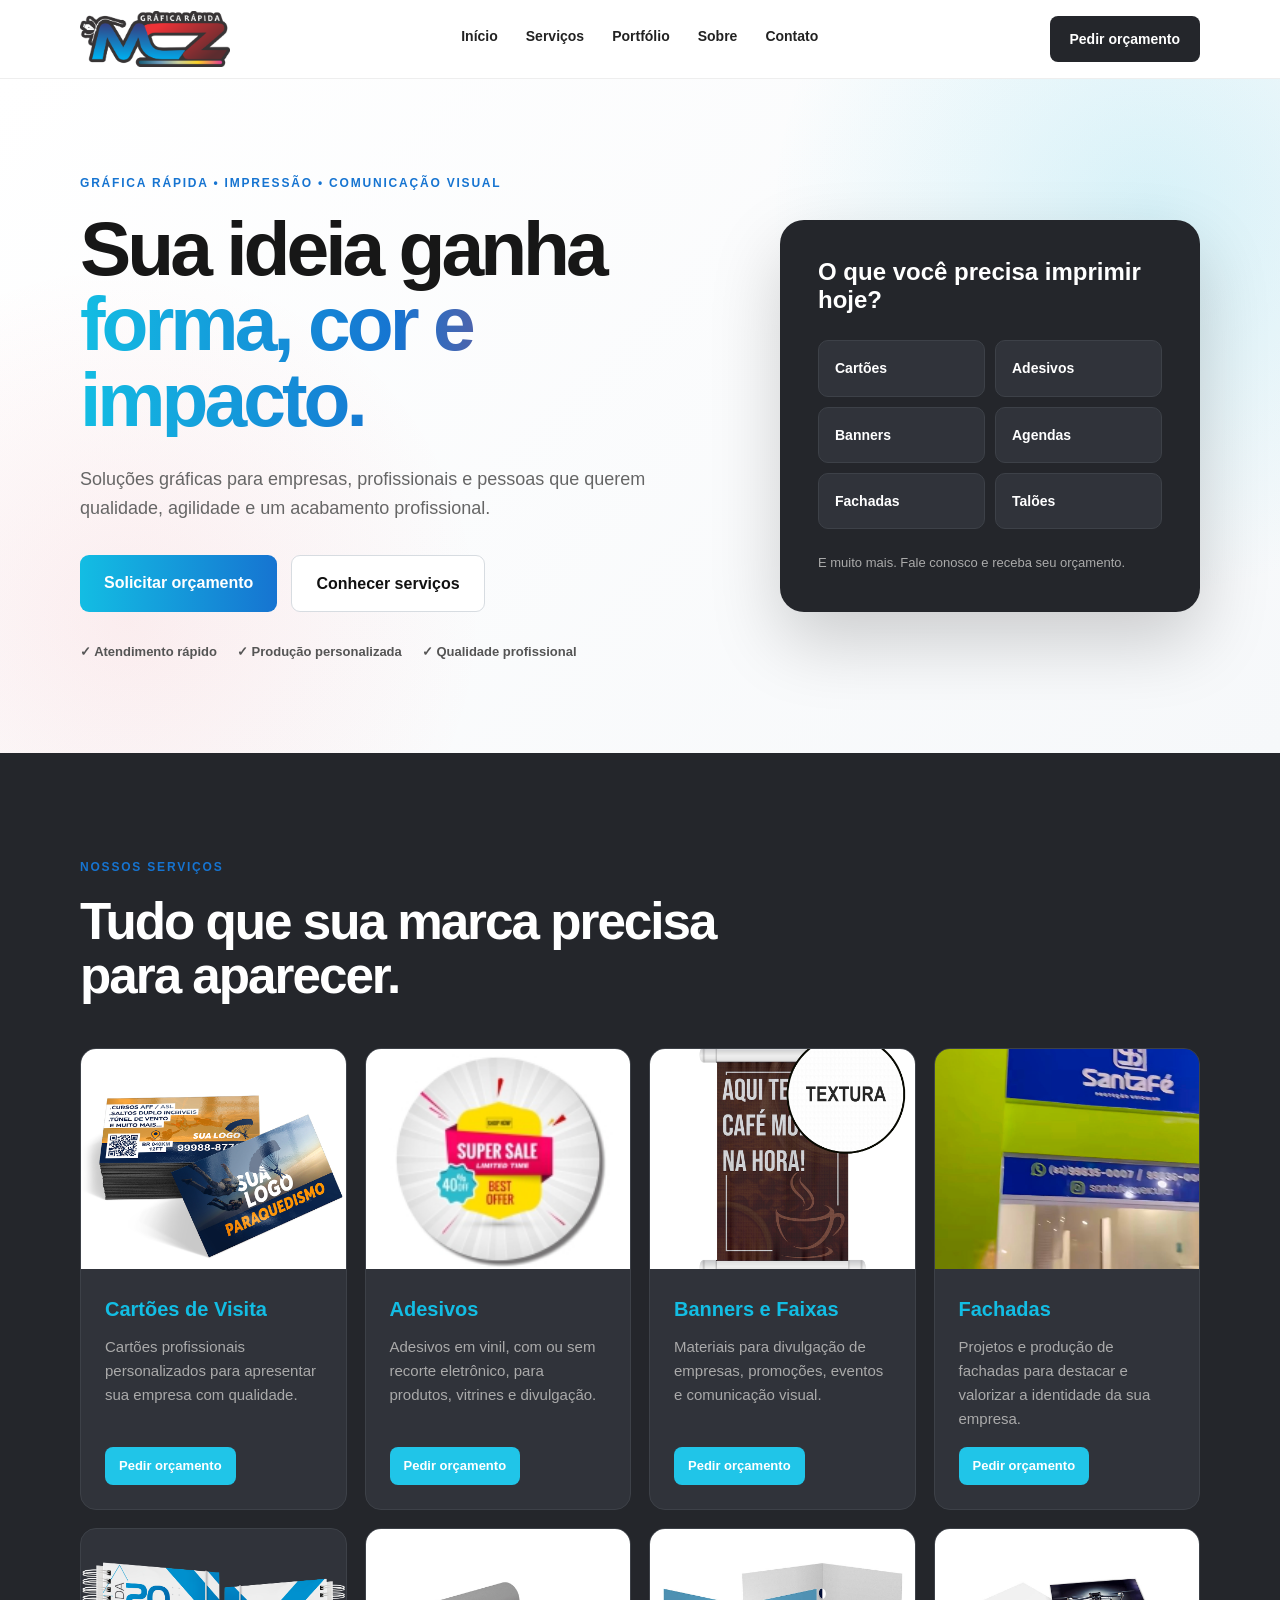
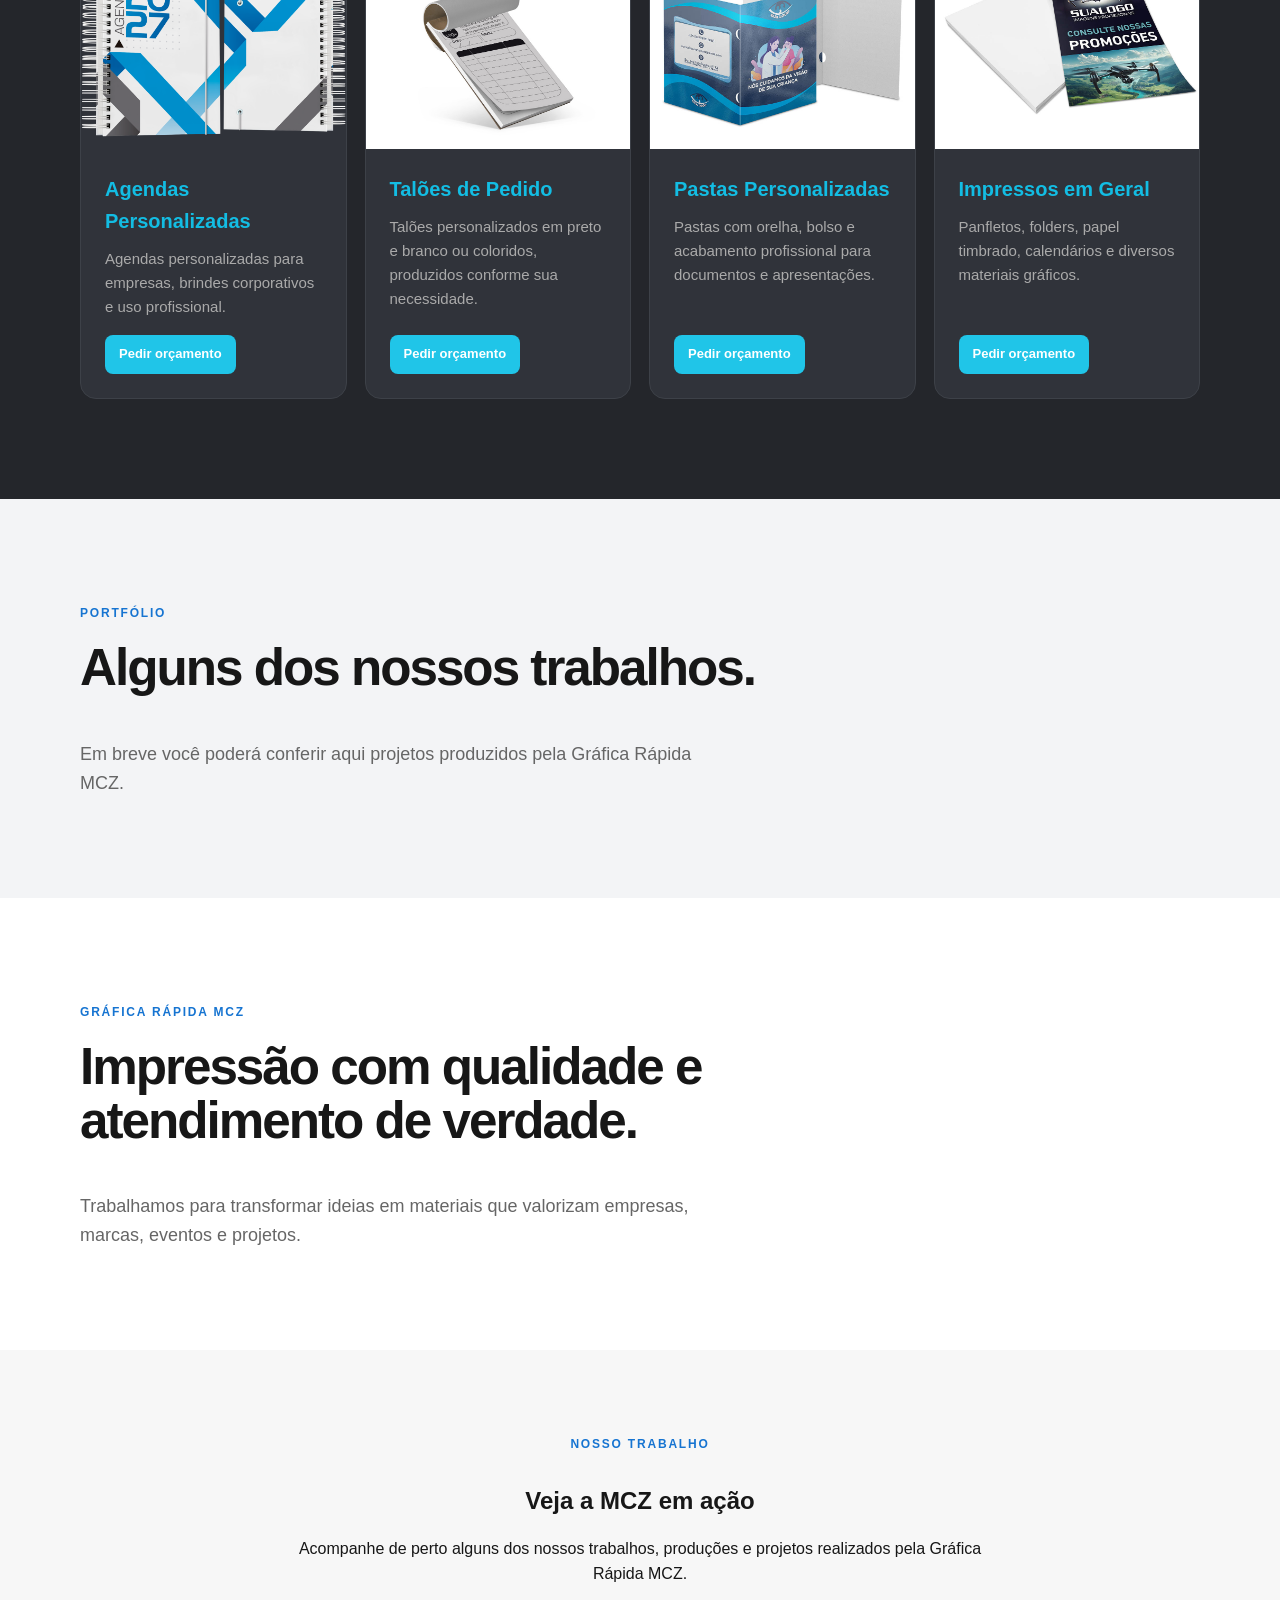
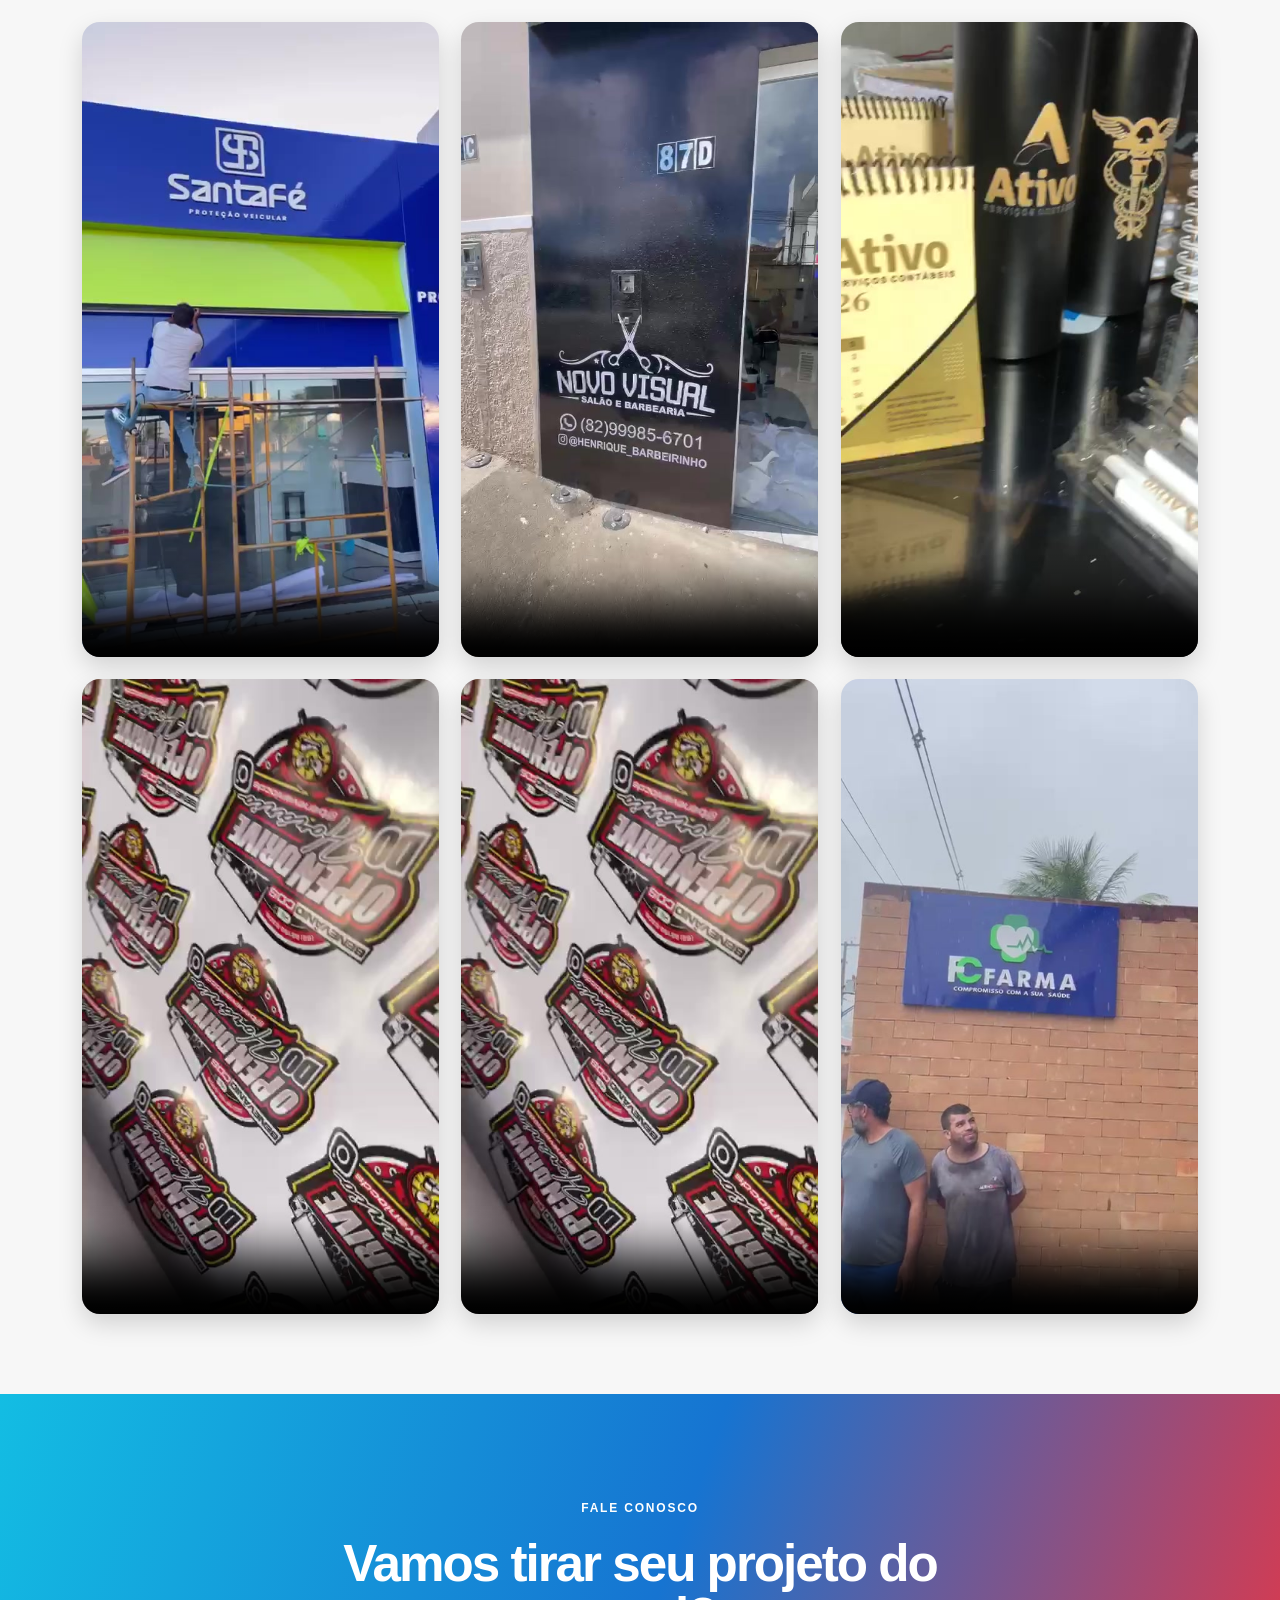
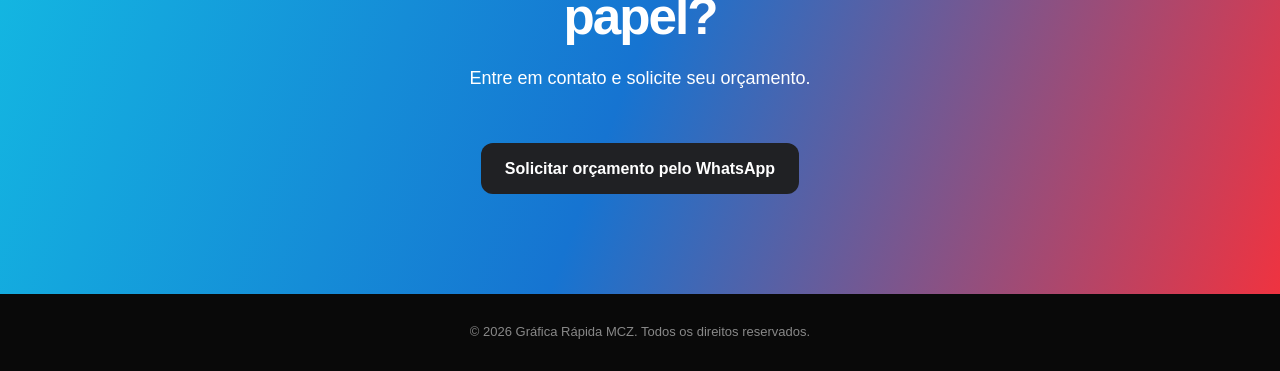
<file: index.html>
<!DOCTYPE html>
<html lang="pt-BR">

<head>
<!-- Google tag (gtag.js) -->
<script async src="https://www.googletagmanager.com/gtag/js?id=AW-473879413"></script>
<script>
  window.dataLayer = window.dataLayer || [];
  function gtag(){dataLayer.push(arguments);}
  gtag('js', new Date());
  gtag('config', 'AW-473879413');
</script>

    <meta charset="UTF-8">
    <meta name="viewport" content="width=device-width, initial-scale=1.0">

    <title>Gráfica Rápida MCZ | Impressão e Comunicação Visual</title>

    <meta name="description"
        content="Gráfica Rápida MCZ. Impressos personalizados, cartões, adesivos, banners, fachadas, agendas e comunicação visual.">

    <link rel="stylesheet" href="style.css">

<!-- Google Ads - Conversão Solicitar Cotação -->
<script>
function gtag_report_conversion() {
  if (typeof gtag === 'function') {
    gtag('event', 'conversion', {
      'send_to': 'AW-473879413/bWPPCLScr-scEPWm--EB'
    });
  }
}
</script>

</head>

<body>

    <header class="header">
        <div class="container nav">

            <div class="logo">
    <img src="mcz site.png" alt="Gráfica Rápida MCZ">
</div>

            <button class="menu-toggle" aria-label="Abrir menu" aria-expanded="false">☰</button>

            <nav>
                <a href="#inicio">Início</a>
                <a href="#servicos">Serviços</a>
                <a href="#portfolio">Portfólio</a>
                <a href="#sobre">Sobre</a>
                <a href="#contato">Contato</a>
            </nav>

            <a href="#contato" class="btn-header">
                Pedir orçamento
            </a>

        </div>
    </header>


    <main>

        <section class="hero" id="inicio">

            <div class="container hero-content">

                <div class="hero-text">

                    <span class="tag">
                        GRÁFICA RÁPIDA • IMPRESSÃO • COMUNICAÇÃO VISUAL
                    </span>

                    <h1>
                        Sua ideia ganha
                        <span>forma, cor e impacto.</span>
                    </h1>

                    <p>
                        Soluções gráficas para empresas, profissionais e pessoas
                        que querem qualidade, agilidade e um acabamento profissional.
                    </p>

                    <div class="hero-buttons">

                        <a href="#contato" class="btn-primary">
                            Solicitar orçamento
                        </a>

                        <a href="#servicos" class="btn-secondary">
                            Conhecer serviços
                        </a>

                    </div>

                    <div class="hero-benefits">
                        <span>✓ Atendimento rápido</span>
                        <span>✓ Produção personalizada</span>
                        <span>✓ Qualidade profissional</span>
                    </div>

                </div>

                <div class="hero-card">

                    <div class="hero-card-title">
                        O que você precisa imprimir hoje?
                    </div>

                    <div class="product-grid">
                        <a onclick="gtag_report_conversion();" href="https://wa.me/5582988374854?text=Ola%21%20Vim%20pelo%20site%20e%20gostaria%20de%20um%20orcamento%20para%20Cartoes." target="_blank">Cartões</a>
                        <a onclick="gtag_report_conversion();" href="https://wa.me/5582988374854?text=Ola%21%20Vim%20pelo%20site%20e%20gostaria%20de%20um%20orcamento%20para%20Adesivos." target="_blank">Adesivos</a>
                        <a onclick="gtag_report_conversion();" href="https://wa.me/5582988374854?text=Ola%21%20Vim%20pelo%20site%20e%20gostaria%20de%20um%20orcamento%20para%20Banners." target="_blank">Banners</a>
                        <a onclick="gtag_report_conversion();" href="https://wa.me/5582988374854?text=Ola%21%20Vim%20pelo%20site%20e%20gostaria%20de%20um%20orcamento%20para%20Agendas." target="_blank">Agendas</a>
                        <a onclick="gtag_report_conversion();" href="https://wa.me/5582988374854?text=Ola%21%20Vim%20pelo%20site%20e%20gostaria%20de%20um%20orcamento%20para%20Fachadas." target="_blank">Fachadas</a>
                        <a onclick="gtag_report_conversion();" href="https://wa.me/5582988374854?text=Ola%21%20Vim%20pelo%20site%20e%20gostaria%20de%20um%20orcamento%20para%20Taloes." target="_blank">Talões</a>
                    </div>

                    <p>
                        E muito mais. Fale conosco e receba seu orçamento.
                    </p>

                </div>

            </div>

        </section>


        <section class="services" id="servicos">

            <div class="container">

                <span class="section-label">NOSSOS SERVIÇOS</span>

                <h2>
                    Tudo que sua marca precisa para aparecer.
                </h2>

                <div class="services-grid">

<article class="service-card" id="cartoes">
    <img src="cartao.jpg" alt="Cartões de visita personalizados" loading="lazy">

    <div class="service-card-content">
        <h3>Cartões de Visita</h3>
        <p>Cartões profissionais personalizados para apresentar sua empresa com qualidade.</p>
        <a onclick="gtag_report_conversion();" href="https://wa.me/5582988374854?text=Ola%21%20Vim%20pelo%20site%20e%20gostaria%20de%20um%20orcamento%20para%20Cartoes%20de%20Visita." class="service-btn" target="_blank">Pedir orçamento</a>
    </div>
</article>

    <article class="service-card" id="adesivos">
        <img src="assets/servicos/adesivo.jpg" alt="Adesivos" loading="lazy">
        <div class="service-card-content">
        <h3>Adesivos</h3>
        <p>Adesivos em vinil, com ou sem recorte eletrônico, para produtos, vitrines e divulgação.</p>
        <a onclick="gtag_report_conversion();" href="https://wa.me/5582988374854?text=Ola%21%20Vim%20pelo%20site%20e%20gostaria%20de%20um%20orcamento%20para%20Adesivos." class="service-btn" target="_blank">Pedir orçamento</a>
        </div>
    </article>

    <article class="service-card" id="banners">
        <img src="assets/servicos/banner.jpg" alt="Banners e Faixas" loading="lazy">
        <div class="service-card-content">
        <h3>Banners e Faixas</h3>
        <p>Materiais para divulgação de empresas, promoções, eventos e comunicação visual.</p>
        <a onclick="gtag_report_conversion();" href="https://wa.me/5582988374854?text=Ola%21%20Vim%20pelo%20site%20e%20gostaria%20de%20um%20orcamento%20para%20Banners%20e%20Faixas." class="service-btn" target="_blank">Pedir orçamento</a>
        </div>
    </article>

    <article class="service-card" id="fachadas">
        <img src="assets/servicos/fachada1.jpeg" alt="Fachadas" loading="lazy">
        <div class="service-card-content">
        <h3>Fachadas</h3>
        <p>Projetos e produção de fachadas para destacar e valorizar a identidade da sua empresa.</p>
        <a onclick="gtag_report_conversion();" href="https://wa.me/5582988374854?text=Ola%21%20Vim%20pelo%20site%20e%20gostaria%20de%20um%20orcamento%20para%20Fachadas." class="service-btn" target="_blank">Pedir orçamento</a>
        </div>
    </article>

    <article class="service-card" id="agendas">
        <img src="assets/servicos/agenda.png" alt="Agendas Personalizadas" loading="lazy">
        <div class="service-card-content">
        <h3>Agendas Personalizadas</h3>
        <p>Agendas personalizadas para empresas, brindes corporativos e uso profissional.</p>
        <a onclick="gtag_report_conversion();" href="https://wa.me/5582988374854?text=Ola%21%20Vim%20pelo%20site%20e%20gostaria%20de%20um%20orcamento%20para%20Agendas%20Personalizadas." class="service-btn" target="_blank">Pedir orçamento</a>
        </div>
    </article>

    <article class="service-card" id="taloes">
        <img src="assets/servicos/talao.jpg" alt="Talões de Pedido" loading="lazy">
        <div class="service-card-content">
        <h3>Talões de Pedido</h3>
        <p>Talões personalizados em preto e branco ou coloridos, produzidos conforme sua necessidade.</p>
        <a onclick="gtag_report_conversion();" href="https://wa.me/5582988374854?text=Ola%21%20Vim%20pelo%20site%20e%20gostaria%20de%20um%20orcamento%20para%20Talões%20de%20Pedido." class="service-btn" target="_blank">Pedir orçamento</a>
        </div>
    </article>

    <article class="service-card">
        <img src="assets/servicos/pasta.jpg" alt="Pastas Personalizadas" loading="lazy">
        <div class="service-card-content">
        <h3>Pastas Personalizadas</h3>
        <p>Pastas com orelha, bolso e acabamento profissional para documentos e apresentações.</p>
        <a onclick="gtag_report_conversion();" href="https://wa.me/5582988374854?text=Ola%21%20Vim%20pelo%20site%20e%20gostaria%20de%20um%20orcamento%20para%20Pastas%20Personalizadas." class="service-btn" target="_blank">Pedir orçamento</a>
        </div>
    </article>

    <article class="service-card" id="panfletos">
        <img src="assets/servicos/panfleto.jpg" alt="Impressos em Geral" loading="lazy">
        <div class="service-card-content">
        <h3>Impressos em Geral</h3>
        <p>Panfletos, folders, papel timbrado, calendários e diversos materiais gráficos.</p>
        <a onclick="gtag_report_conversion();" href="https://wa.me/5582988374854?text=Ola%21%20Vim%20pelo%20site%20e%20gostaria%20de%20um%20orcamento%20para%20Impressos%20em%20Geral." class="service-btn" target="_blank">Pedir orçamento</a>
        </div>
    </article>

</div>

            </div>

        </section>


        <section class="portfolio" id="portfolio">

            <div class="container">

                <span class="section-label">PORTFÓLIO</span>

                <h2>Alguns dos nossos trabalhos.</h2>

                <p>
                    Em breve você poderá conferir aqui projetos produzidos
                    pela Gráfica Rápida MCZ.
                </p>

            </div>

        </section>


        <section class="about" id="sobre">

            <div class="container">

                <span class="section-label">GRÁFICA RÁPIDA MCZ</span>

                <h2>
                    Impressão com qualidade e atendimento de verdade.
                </h2>

                <p>
                    Trabalhamos para transformar ideias em materiais que
                    valorizam empresas, marcas, eventos e projetos.
                </p>

            </div>

        </section>



        <section class="mcz-em-acao" id="mcz-em-acao">

            <div class="container">

                <span class="section-label">NOSSO TRABALHO</span>

                <h2>Veja a MCZ em ação</h2>

                <p class="acao-intro">
                    Acompanhe de perto alguns dos nossos trabalhos, produções
                    e projetos realizados pela Gráfica Rápida MCZ.
                </p>

                <div class="videos-grid">

                    <video controls muted playsinline preload="metadata" poster="assets/posters/fachada-stf.jpg">
                        <source src="assets/videos/fachada-stf.mp4" type="video/mp4">
                    </video>

                    <video controls muted playsinline preload="metadata" poster="assets/posters/video1.jpg">
                        <source src="assets/videos/video1.mp4" type="video/mp4">
                    </video>

                    <video controls muted playsinline preload="metadata" poster="assets/posters/video2.jpg">
                        <source src="assets/videos/video2.mp4" type="video/mp4">
                    </video>

                    <video controls muted playsinline preload="metadata" poster="assets/posters/video3.jpg">
                        <source src="assets/videos/video3.mp4" type="video/mp4">
                    </video>

                    <video controls muted playsinline preload="metadata" poster="assets/posters/video4.jpg">
                        <source src="assets/videos/video4.mp4" type="video/mp4">
                    </video>

                    <video controls muted playsinline preload="metadata" poster="assets/posters/video5.jpg">
                        <source src="assets/videos/video5.mp4" type="video/mp4">
                    </video>

                </div>

            </div>

        </section>


        <section class="contact" id="contato">

            <div class="container">

                <span class="section-label">FALE CONOSCO</span>

                <h2>Vamos tirar seu projeto do papel?</h2>

                <p>
                    Entre em contato e solicite seu orçamento.
                </p>

                <a onclick="gtag_report_conversion();" href="https://wa.me/5582988374854" class="btn-whatsapp" target="_blank">
                    Solicitar orçamento pelo WhatsApp
                </a>

            </div>

        </section>

    </main>


    <footer>
        <div class="container">
            <p>© 2026 Gráfica Rápida MCZ. Todos os direitos reservados.</p>
        </div>
    </footer>


    <script src="script.js"></script>

</body>
</html>
</file>
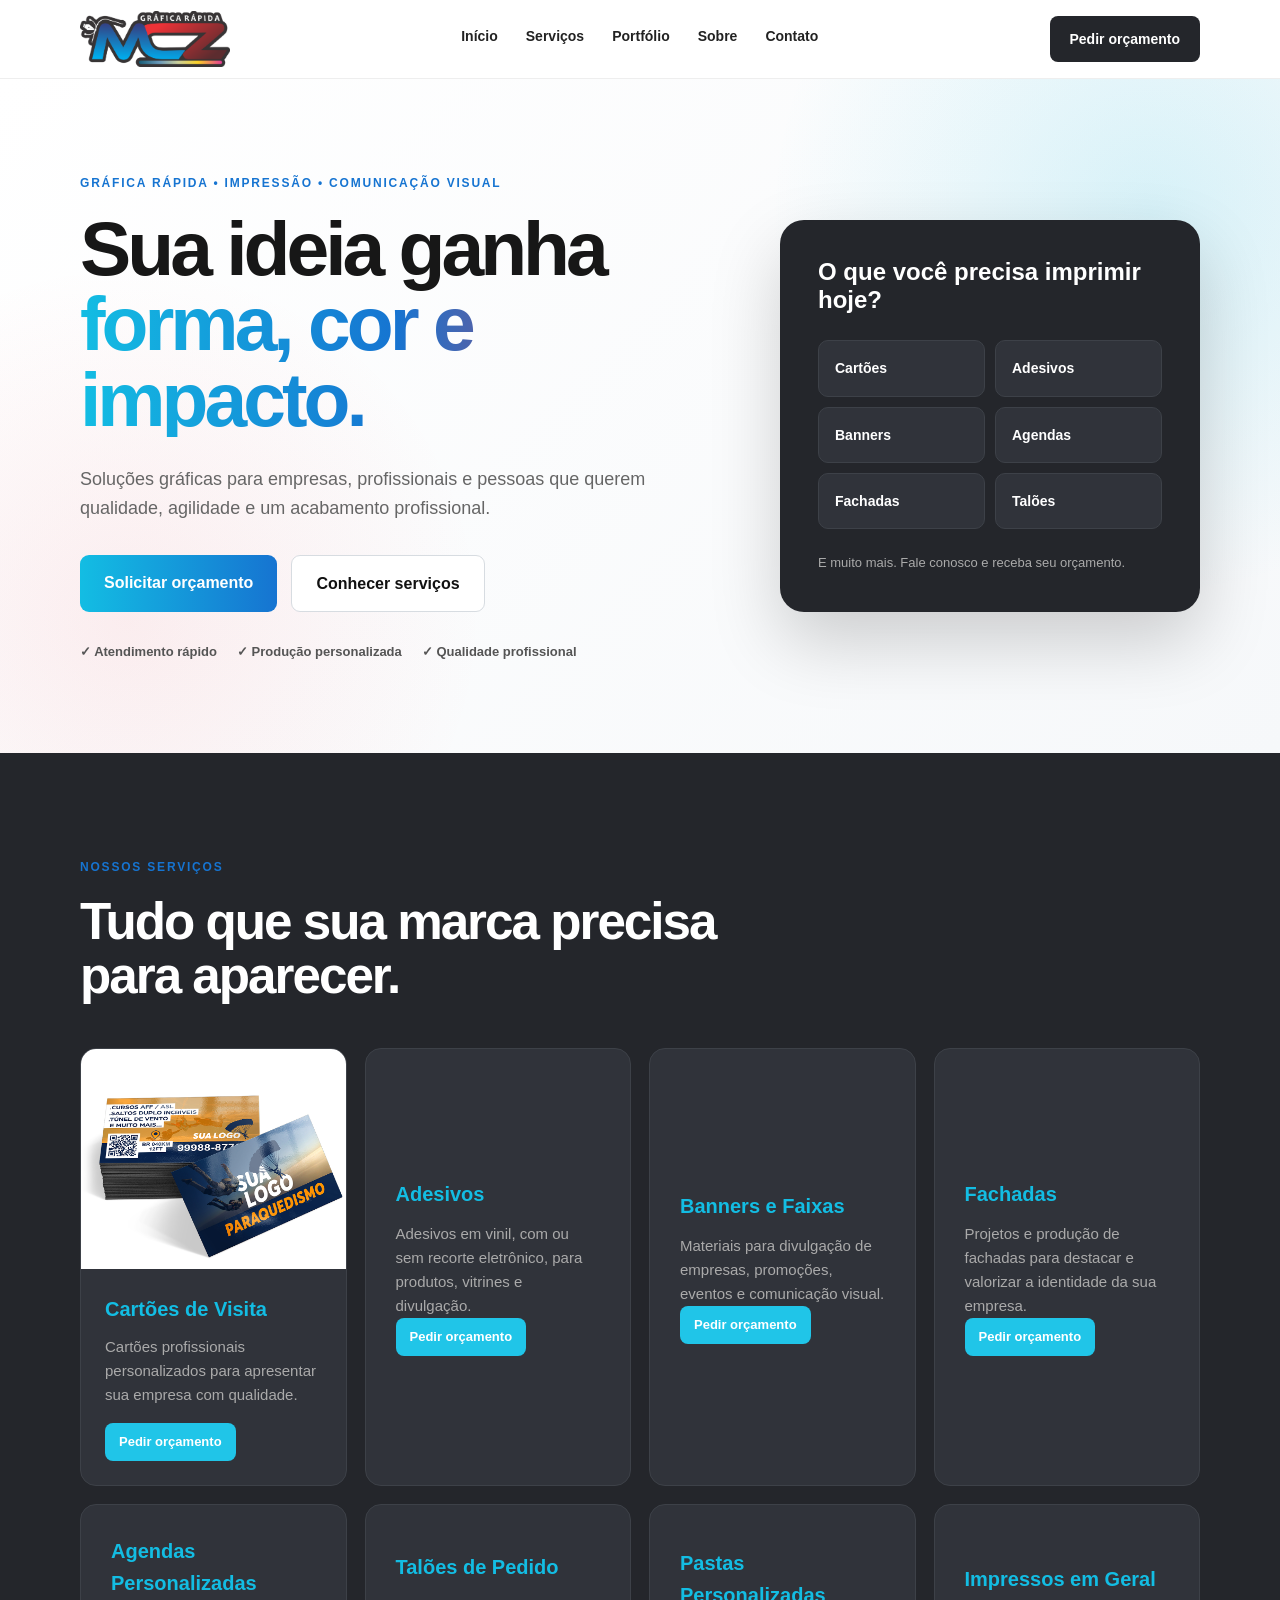
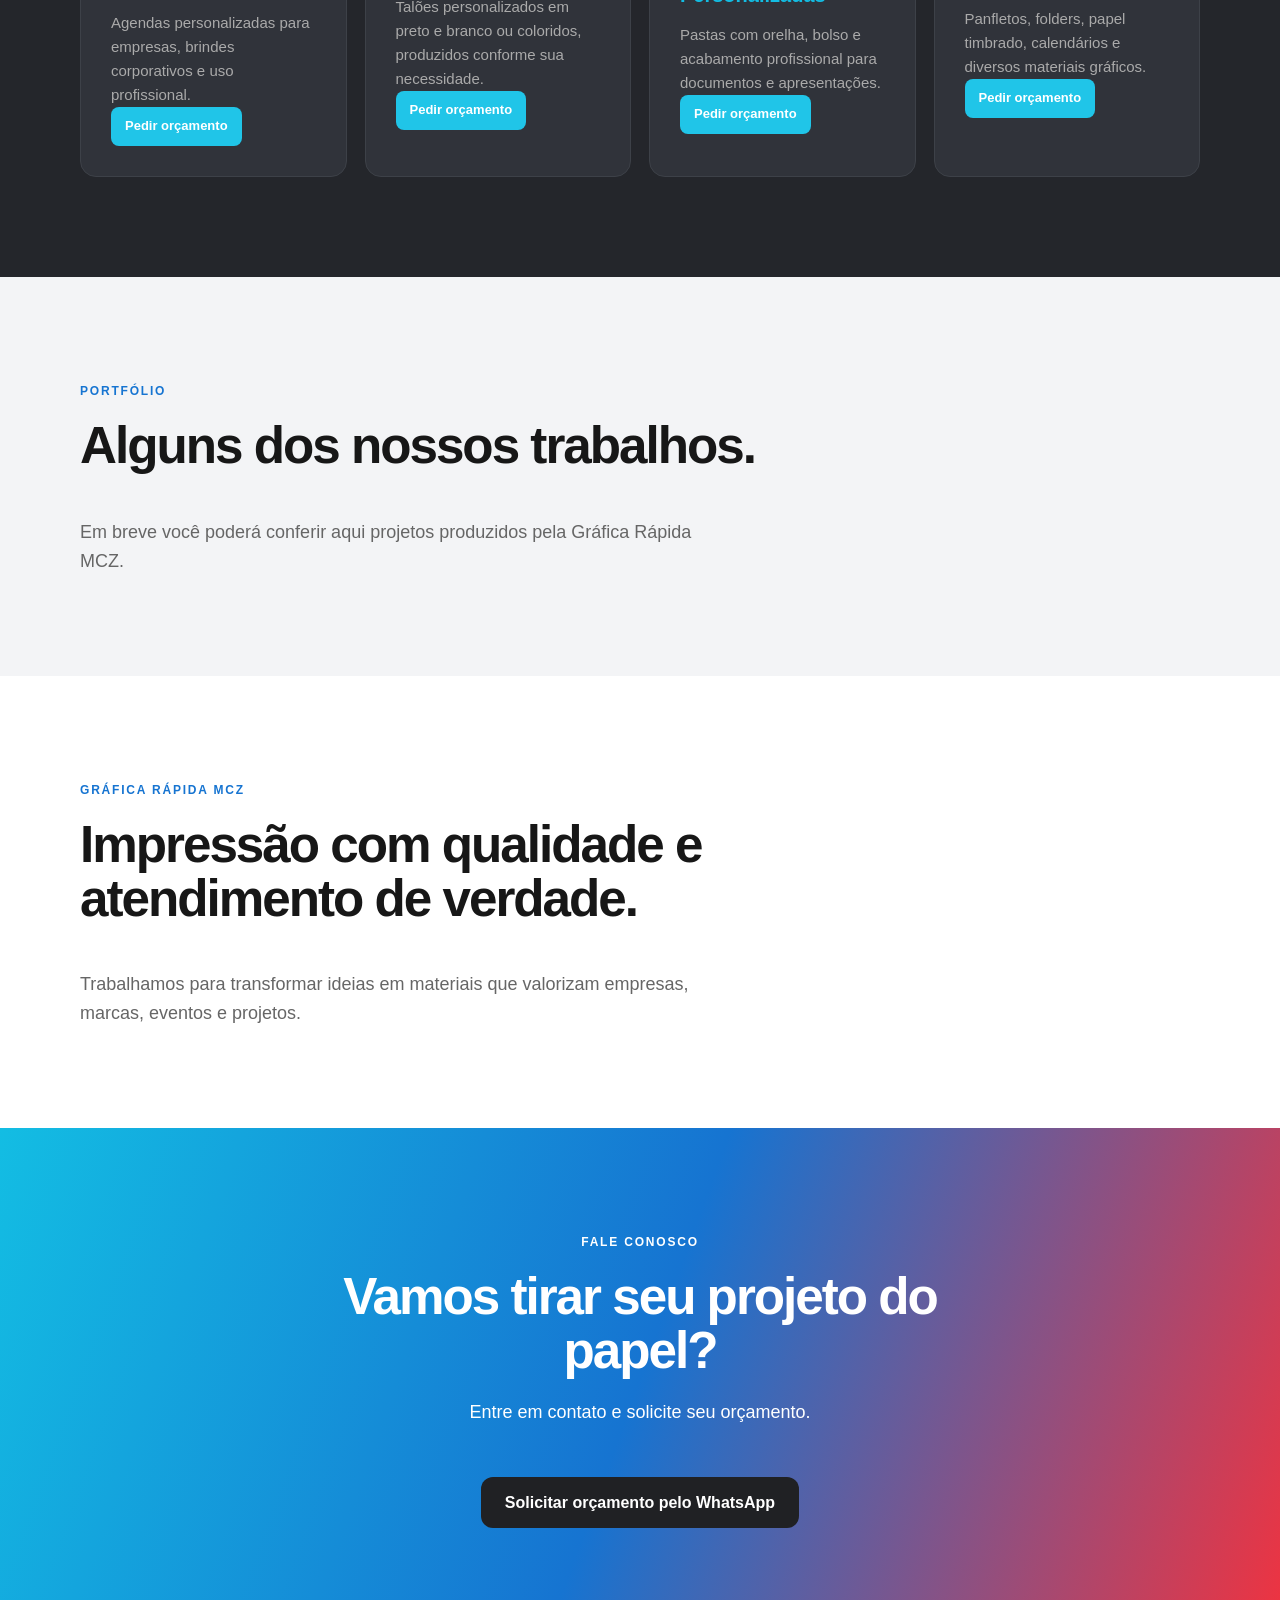
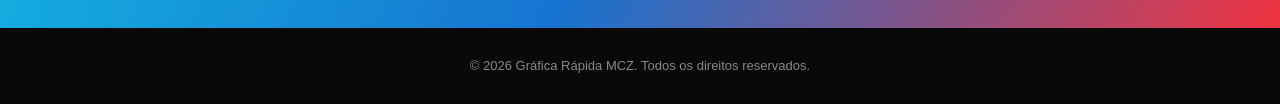
<file: index-backup.html>
<!DOCTYPE html>
<html lang="pt-BR">

<head>
    <meta charset="UTF-8">
    <meta name="viewport" content="width=device-width, initial-scale=1.0">

    <title>Gráfica Rápida MCZ | Impressão e Comunicação Visual</title>

    <meta name="description"
        content="Gráfica Rápida MCZ. Impressos personalizados, cartões, adesivos, banners, fachadas, agendas e comunicação visual.">

    <link rel="stylesheet" href="style.css">
</head>

<body>

    <header class="header">
        <div class="container nav">

            <div class="logo">
    <img src="mcz site.png" alt="Gráfica Rápida MCZ">
</div>

            <button class="menu-toggle" aria-label="Abrir menu" aria-expanded="false">☰</button>

            <nav>
                <a href="#inicio">Início</a>
                <a href="#servicos">Serviços</a>
                <a href="#portfolio">Portfólio</a>
                <a href="#sobre">Sobre</a>
                <a href="#contato">Contato</a>
            </nav>

            <a href="#contato" class="btn-header">
                Pedir orçamento
            </a>

        </div>
    </header>


    <main>

        <section class="hero" id="inicio">

            <div class="container hero-content">

                <div class="hero-text">

                    <span class="tag">
                        GRÁFICA RÁPIDA • IMPRESSÃO • COMUNICAÇÃO VISUAL
                    </span>

                    <h1>
                        Sua ideia ganha
                        <span>forma, cor e impacto.</span>
                    </h1>

                    <p>
                        Soluções gráficas para empresas, profissionais e pessoas
                        que querem qualidade, agilidade e um acabamento profissional.
                    </p>

                    <div class="hero-buttons">

                        <a href="#contato" class="btn-primary">
                            Solicitar orçamento
                        </a>

                        <a href="#servicos" class="btn-secondary">
                            Conhecer serviços
                        </a>

                    </div>

                    <div class="hero-benefits">
                        <span>✓ Atendimento rápido</span>
                        <span>✓ Produção personalizada</span>
                        <span>✓ Qualidade profissional</span>
                    </div>

                </div>

                <div class="hero-card">

                    <div class="hero-card-title">
                        O que você precisa imprimir hoje?
                    </div>

                    <div class="product-grid">
                        <a href="https://wa.me/5582988374854?text=Ola%21%20Vim%20pelo%20site%20e%20gostaria%20de%20um%20orcamento%20para%20Cartoes." target="_blank">Cartões</a>
                        <a href="https://wa.me/5582988374854?text=Ola%21%20Vim%20pelo%20site%20e%20gostaria%20de%20um%20orcamento%20para%20Adesivos." target="_blank">Adesivos</a>
                        <a href="https://wa.me/5582988374854?text=Ola%21%20Vim%20pelo%20site%20e%20gostaria%20de%20um%20orcamento%20para%20Banners." target="_blank">Banners</a>
                        <a href="https://wa.me/5582988374854?text=Ola%21%20Vim%20pelo%20site%20e%20gostaria%20de%20um%20orcamento%20para%20Agendas." target="_blank">Agendas</a>
                        <a href="https://wa.me/5582988374854?text=Ola%21%20Vim%20pelo%20site%20e%20gostaria%20de%20um%20orcamento%20para%20Fachadas." target="_blank">Fachadas</a>
                        <a href="https://wa.me/5582988374854?text=Ola%21%20Vim%20pelo%20site%20e%20gostaria%20de%20um%20orcamento%20para%20Taloes." target="_blank">Talões</a>
                    </div>

                    <p>
                        E muito mais. Fale conosco e receba seu orçamento.
                    </p>

                </div>

            </div>

        </section>


        <section class="services" id="servicos">

            <div class="container">

                <span class="section-label">NOSSOS SERVIÇOS</span>

                <h2>
                    Tudo que sua marca precisa para aparecer.
                </h2>

                <div class="services-grid">

<article class="service-card">
    <img src="cartao.jpg" alt="Cartões de visita personalizados">

    <div class="service-card-content">
        <h3>Cartões de Visita</h3>
        <p>Cartões profissionais personalizados para apresentar sua empresa com qualidade.</p>
        <a href="https://wa.me/5582988374854?text=Ola%21%20Vim%20pelo%20site%20e%20gostaria%20de%20um%20orcamento%20para%20Cartoes%20de%20Visita." class="service-btn" target="_blank">Pedir orçamento</a>
    </div>
</article>

    <article>
        <h3>Adesivos</h3>
        <p>Adesivos em vinil, com ou sem recorte eletrônico, para produtos, vitrines e divulgação.</p>
        <a href="https://wa.me/5582988374854?text=Ola%21%20Vim%20pelo%20site%20e%20gostaria%20de%20um%20orcamento%20para%20Adesivos." class="service-btn" target="_blank">Pedir orçamento</a>
    </article>

    <article>
        <h3>Banners e Faixas</h3>
        <p>Materiais para divulgação de empresas, promoções, eventos e comunicação visual.</p>
        <a href="https://wa.me/5582988374854?text=Ola%21%20Vim%20pelo%20site%20e%20gostaria%20de%20um%20orcamento%20para%20Banners%20e%20Faixas." class="service-btn" target="_blank">Pedir orçamento</a>
    </article>

    <article>
        <h3>Fachadas</h3>
        <p>Projetos e produção de fachadas para destacar e valorizar a identidade da sua empresa.</p>
        <a href="https://wa.me/5582988374854?text=Ola%21%20Vim%20pelo%20site%20e%20gostaria%20de%20um%20orcamento%20para%20Fachadas." class="service-btn" target="_blank">Pedir orçamento</a>
    </article>

    <article>
        <h3>Agendas Personalizadas</h3>
        <p>Agendas personalizadas para empresas, brindes corporativos e uso profissional.</p>
        <a href="https://wa.me/5582988374854?text=Ola%21%20Vim%20pelo%20site%20e%20gostaria%20de%20um%20orcamento%20para%20Agendas%20Personalizadas." class="service-btn" target="_blank">Pedir orçamento</a>
    </article>

    <article>
        <h3>Talões de Pedido</h3>
        <p>Talões personalizados em preto e branco ou coloridos, produzidos conforme sua necessidade.</p>
        <a href="https://wa.me/5582988374854?text=Ola%21%20Vim%20pelo%20site%20e%20gostaria%20de%20um%20orcamento%20para%20Talões%20de%20Pedido." class="service-btn" target="_blank">Pedir orçamento</a>
    </article>

    <article>
        <h3>Pastas Personalizadas</h3>
        <p>Pastas com orelha, bolso e acabamento profissional para documentos e apresentações.</p>
        <a href="https://wa.me/5582988374854?text=Ola%21%20Vim%20pelo%20site%20e%20gostaria%20de%20um%20orcamento%20para%20Pastas%20Personalizadas." class="service-btn" target="_blank">Pedir orçamento</a>
    </article>

    <article>
        <h3>Impressos em Geral</h3>
        <p>Panfletos, folders, papel timbrado, calendários e diversos materiais gráficos.</p>
        <a href="https://wa.me/5582988374854?text=Ola%21%20Vim%20pelo%20site%20e%20gostaria%20de%20um%20orcamento%20para%20Impressos%20em%20Geral." class="service-btn" target="_blank">Pedir orçamento</a>
    </article>

</div>

            </div>

        </section>


        <section class="portfolio" id="portfolio">

            <div class="container">

                <span class="section-label">PORTFÓLIO</span>

                <h2>Alguns dos nossos trabalhos.</h2>

                <p>
                    Em breve você poderá conferir aqui projetos produzidos
                    pela Gráfica Rápida MCZ.
                </p>

            </div>

        </section>


        <section class="about" id="sobre">

            <div class="container">

                <span class="section-label">GRÁFICA RÁPIDA MCZ</span>

                <h2>
                    Impressão com qualidade e atendimento de verdade.
                </h2>

                <p>
                    Trabalhamos para transformar ideias em materiais que
                    valorizam empresas, marcas, eventos e projetos.
                </p>

            </div>

        </section>


        <section class="contact" id="contato">

            <div class="container">

                <span class="section-label">FALE CONOSCO</span>

                <h2>Vamos tirar seu projeto do papel?</h2>

                <p>
                    Entre em contato e solicite seu orçamento.
                </p>

                <a href="https://wa.me/5582988374854" class="btn-whatsapp" target="_blank">
                    Solicitar orçamento pelo WhatsApp
                </a>

            </div>

        </section>

    </main>


    <footer>
        <div class="container">
            <p>© 2026 Gráfica Rápida MCZ. Todos os direitos reservados.</p>
        </div>
    </footer>


    <script src="script.js"></script>

</body>
</html>
</file>
<file: style.css>
* {
    margin: 0;
    padding: 0;
    box-sizing: border-box;
}

html {
    scroll-behavior: smooth;
}

body {
    font-family: Arial, Helvetica, sans-serif;
    background: #ffffff;
    color: #171717;
    line-height: 1.6;
}

.container {
    width: min(1120px, 90%);
    margin: auto;
}

/* MENU */

.header {
    position: sticky;
    top: 0;
    z-index: 1000;
    background: rgba(255, 255, 255, 0.96);
    border-bottom: 1px solid #eeeeee;
}

.nav {
    min-height: 78px;
    display: flex;
    align-items: center;
    justify-content: space-between;
    gap: 30px;
}

.logo {
    font-size: 22px;
    font-weight: 900;
    letter-spacing: -1px;
}

.logo strong {
    color: #f4b400;
}

nav {
    display: flex;
    gap: 28px;
}

nav a {
    text-decoration: none;
    color: #222222;
    font-size: 14px;
    font-weight: 700;
    transition: 0.2s;
}

nav a:hover {
    color: #f4b400;
}

.btn-header {
    text-decoration: none;
    background: #111111;
    color: #ffffff;
    padding: 12px 20px;
    border-radius: 8px;
    font-size: 14px;
    font-weight: 700;
}

/* HERO */

.hero {
    min-height: 620px;
    display: flex;
    align-items: center;
    background:
        radial-gradient(circle at 90% 20%, rgba(244,180,0,.18), transparent 30%),
        linear-gradient(135deg, #fafafa, #ffffff);
    padding: 90px 0;
}

.hero-content {
    display: grid;
    grid-template-columns: 1.2fr .8fr;
    align-items: center;
    gap: 70px;
}

.tag,
.section-label {
    display: inline-block;
    color: #a87900;
    font-size: 12px;
    font-weight: 900;
    letter-spacing: 1.8px;
    margin-bottom: 18px;
}

.hero h1 {
    max-width: 700px;
    font-size: clamp(48px, 6vw, 78px);
    line-height: .98;
    letter-spacing: -4px;
    margin-bottom: 28px;
}

.hero h1 span {
    display: block;
    color: #f4b400;
}

.hero-text > p {
    max-width: 650px;
    color: #666666;
    font-size: 18px;
    margin-bottom: 32px;
}

.hero-buttons {
    display: flex;
    gap: 14px;
    flex-wrap: wrap;
    margin-bottom: 30px;
}

.btn-primary,
.btn-secondary,
.btn-whatsapp {
    display: inline-block;
    text-decoration: none;
    padding: 15px 24px;
    border-radius: 9px;
    font-weight: 800;
    transition: transform .2s;
}

.btn-primary {
    background: #f4b400;
    color: #111111;
}

.btn-secondary {
    border: 1px solid #dddddd;
    color: #111111;
    background: #ffffff;
}

.btn-primary:hover,
.btn-secondary:hover,
.btn-whatsapp:hover {
    transform: translateY(-2px);
}

.hero-benefits {
    display: flex;
    flex-wrap: wrap;
    gap: 20px;
    color: #555555;
    font-size: 13px;
    font-weight: 700;
}

/* CARD */

.hero-card {
    background: #111111;
    color: #ffffff;
    border-radius: 24px;
    padding: 38px;
    box-shadow: 0 30px 70px rgba(0,0,0,.18);
}

.hero-card-title {
    font-size: 24px;
    font-weight: 900;
    line-height: 1.2;
    margin-bottom: 25px;
}

.product-grid {
    display: grid;
    grid-template-columns: 1fr 1fr;
    gap: 10px;
    margin-bottom: 24px;
}

.product-grid a {
    background: #202020;
    padding: 16px;
    border-radius: 10px;
    font-size: 14px;
    font-weight: 700;
    border: 1px solid #292929;
}

.hero-card p {
    color: #aaaaaa;
    font-size: 13px;
}

/* SEÇÕES */

.services,
.portfolio,
.about,
.contact {
    padding: 100px 0;
}

.services {
    background: #111111;
    color: #ffffff;
}

.services h2,
.portfolio h2,
.about h2,
.contact h2 {
    max-width: 700px;
    font-size: clamp(34px, 4vw, 52px);
    line-height: 1.05;
    letter-spacing: -2px;
    margin-bottom: 45px;
}

.services-grid {
    display: grid;
    grid-template-columns: repeat(3, 1fr);
    gap: 20px;
}

.services-grid article {
    background: #1b1b1b;
    border: 1px solid #292929;
    border-radius: 16px;
    padding: 30px;
}

.services-grid h3 {
    color: #f4b400;
    margin-bottom: 12px;
    font-size: 20px;
}

.services-grid p {
    color: #aaaaaa;
    font-size: 15px;
}

.portfolio {
    background: #f6f6f6;
}

.portfolio p,
.about p,
.contact p {
    max-width: 650px;
    color: #666666;
    font-size: 18px;
}

.about {
    background: #ffffff;
}

.contact {
    text-align: center;
    background: #f4b400;
}

.contact .section-label {
    color: #111111;
}

.contact h2,
.contact p {
    margin-left: auto;
    margin-right: auto;
}

.contact h2 {
    margin-bottom: 20px;
}

.contact p {
    color: #4c3900;
    margin-bottom: 30px;
}

.btn-whatsapp {
    background: #111111;
    color: #ffffff;
}

/* RODAPÉ */

footer {
    background: #090909;
    color: #888888;
    text-align: center;
    padding: 28px 0;
    font-size: 13px;
}

/* CELULAR */

@media (max-width: 850px) {

    nav {
        display: none;
    }

    .btn-header {
        padding: 10px 14px;
        font-size: 12px;
    }

    .hero {
        padding: 65px 0;
    }

    .hero-content {
        grid-template-columns: 1fr;
        gap: 45px;
    }

    .hero h1 {
        font-size: 48px;
        letter-spacing: -2.5px;
    }

    .services-grid {
        grid-template-columns: 1fr;
    }

    .services,
    .portfolio,
    .about,
    .contact {
        padding: 75px 0;
    }
}

@media (max-width: 480px) {

    .logo {
        font-size: 18px;
    }

    .hero h1 {
        font-size: 41px;
    }

    .hero-card {
        padding: 25px;
    }

    .product-grid {
        grid-template-columns: 1fr;
    }

    .hero-benefits {
        flex-direction: column;
        gap: 8px;
    }
}.logo img {
    width: 150px;
    height: auto;
    display: block;
}/* IDENTIDADE VISUAL MCZ */

:root {
    --mcz-azul: #13bde3;
    --mcz-azul-escuro: #1674d1;
    --mcz-vermelho: #ef3340;
    --mcz-grafite: #24262b;
    --mcz-cinza: #f3f4f6;
    --mcz-branco: #ffffff;
}

/* CABEÇALHO */

.logo img {
    width: 150px;
}

nav a:hover {
    color: var(--mcz-azul);
}

.btn-header {
    background: var(--mcz-grafite);
    color: var(--mcz-branco);
}

/* HERO */

.hero {
    background:
        radial-gradient(circle at 90% 20%, rgba(19, 189, 227, .15), transparent 30%),
        radial-gradient(circle at 10% 80%, rgba(239, 51, 64, .08), transparent 28%),
        linear-gradient(135deg, #ffffff, #f6f8fa);
}

.tag,
.section-label {
    color: var(--mcz-azul-escuro);
}

.hero h1 span {
    background: linear-gradient(
        90deg,
        var(--mcz-azul),
        var(--mcz-azul-escuro),
        var(--mcz-vermelho)
    );
    -webkit-background-clip: text;
    -webkit-text-fill-color: transparent;
    background-clip: text;
    color: transparent;
}

/* BOTÕES */

.btn-primary {
    background: linear-gradient(
        90deg,
        var(--mcz-azul),
        var(--mcz-azul-escuro)
    );
    color: white;
}

.btn-primary:hover {
    background: linear-gradient(
        90deg,
        var(--mcz-azul-escuro),
        var(--mcz-vermelho)
    );
}

.btn-secondary {
    border: 1px solid #d7dce1;
}

/* CARD PRINCIPAL */

.hero-card {
    background: var(--mcz-grafite);
}

.product-grid a {
    background: #30333a;
    border-color: #3d4148;
}

/* SERVIÇOS */

.services {
    background: var(--mcz-grafite);
}

.services-grid article {
    background: #30333a;
    border-color: #3d4148;
}

.services-grid h3 {
    color: var(--mcz-azul);
}

/* PORTFÓLIO */

.portfolio {
    background: var(--mcz-cinza);
}

/* CONTATO */

.contact {
    background: linear-gradient(
        110deg,
        var(--mcz-azul),
        var(--mcz-azul-escuro),
        var(--mcz-vermelho)
    );
    color: white;
}

.contact .section-label,
.contact p {
    color: white;
}

.btn-whatsapp {
    background: var(--mcz-grafite);
    color: white;
}/* DETALHES VERMELHOS MCZ */

.btn-header:hover {
    background: var(--mcz-vermelho);
}

.btn-secondary:hover {
    border-color: var(--mcz-vermelho);
    color: var(--mcz-vermelho);
}

.product-grid a:hover {
    border-color: var(--mcz-vermelho);
}

.services-grid article:hover {
    border-color: var(--mcz-vermelho);
}

nav a::after {
    content: "";
    display: block;
    width: 0;
    height: 2px;
    background: var(--mcz-vermelho);
    transition: .2s;
    margin-top: 4px;
}

nav a:hover::after {
    width: 100%;
}/* GRADE DE SERVIÇOS MCZ */

.services-grid {
    grid-template-columns: repeat(4, 1fr);
    gap: 18px;
}

.services-grid article {
    min-height: 190px;
    display: flex;
    flex-direction: column;
    justify-content: center;
    transition: transform .25s ease, border-color .25s ease;
}

.services-grid article:hover {
    transform: translateY(-6px);
    border-color: var(--mcz-vermelho);
}

@media (max-width: 1000px) {
    .services-grid {
        grid-template-columns: repeat(2, 1fr);
    }
}

@media (max-width: 600px) {
    .services-grid {
        grid-template-columns: 1fr;
    }
}/* CARD COM FOTO DOS SERVIÇOS */

.service-card {
    padding: 0 !important;
    overflow: hidden;
    display: flex;
    flex-direction: column;
    min-height: 360px !important;
}

.service-card > img {
    width: 100%;
    height: 155px;
    object-fit: cover;
    display: block;
}

.service-card-content {
    padding: 18px;
    display: flex;
    flex-direction: column;
    flex: 1;
}

.service-card-content h3 {
    margin: 0 0 10px;
}

.service-card-content p {
    margin: 0 0 16px;
    flex: 1;
}

.service-btn {
    display: inline-block;
    align-self: flex-start;
    padding: 9px 14px;
    border-radius: 8px;
    background: #20c5e8;
    color: #fff;
    text-decoration: none;
    font-weight: 700;
    font-size: 13px;
}

.service-btn:hover {
    opacity: 0.85;
}
/* CORREÇÃO FINAL - BOTÃO WHATSAPP */
.btn-whatsapp {
    display: inline-flex !important;
    align-items: center !important;
    justify-content: center !important;
    width: auto !important;
    height: auto !important;
    min-width: 260px !important;
    padding: 16px 24px !important;
    margin-top: 20px !important;
    background: #202124 !important;
    color: #ffffff !important;
    text-decoration: none !important;
    font-size: 16px !important;
    font-weight: 700 !important;
    line-height: 1.2 !important;
    border-radius: 12px !important;
}

.btn-whatsapp:hover {
    opacity: 0.9 !important;
}

@media (max-width: 600px) {
    .btn-whatsapp {
        width: 90% !important;
        min-width: 0 !important;
        max-width: 340px !important;
        padding: 16px 18px !important;
    }
}

.product-grid a {
    display: block;
    color: #ffffff;
    text-decoration: none;
}

/* MENU MOBILE */
.menu-toggle {
    display: none;
    background: none;
    border: 0;
    font-size: 28px;
    cursor: pointer;
    color: #202124;
}

@media (max-width: 850px) {
    .menu-toggle {
        display: block;
    }

    .nav {
        position: relative;
    }

    .nav nav {
        display: none;
        position: absolute;
        top: 78px;
        left: 0;
        right: 0;
        flex-direction: column;
        gap: 0;
        background: #ffffff;
        border-top: 1px solid #eeeeee;
        box-shadow: 0 8px 20px rgba(0,0,0,.08);
        padding: 10px 20px 16px;
        z-index: 999;
    }

    .nav nav.menu-open {
        display: flex;
    }

    .nav nav a {
        padding: 12px 0;
        border-bottom: 1px solid #eeeeee;
    }
}

/* =========================
   MCZ EM AÇÃO
========================= */

.mcz-em-acao {
    padding: 80px 20px;
    background: #f7f7f7;
    text-align: center;
}

.mcz-em-acao h2 {
    margin-top: 10px;
    margin-bottom: 15px;
}

.acao-intro {
    max-width: 700px;
    margin: 0 auto 35px;
    line-height: 1.6;
}

.videos-grid {
    display: grid;
    grid-template-columns: repeat(3, 1fr);
    gap: 22px;
    margin-top: 30px;
}

.videos-grid video {
    width: 100%;
    aspect-ratio: 9 / 16;
    object-fit: cover;
    border-radius: 18px;
    background: #000;
    box-shadow: 0 10px 25px rgba(0, 0, 0, 0.15);
}

@media (max-width: 900px) {
    .videos-grid {
        grid-template-columns: repeat(2, 1fr);
    }
}

@media (max-width: 600px) {
    .mcz-em-acao {
        padding: 60px 15px;
    }

    .videos-grid {
        grid-template-columns: 1fr;
        max-width: 360px;
        margin-left: auto;
        margin-right: auto;
    }
}


/* Ajuste do botão de orçamento no mobile */
@media (max-width: 600px) {
    .btn-header {
        padding: 8px 10px;
        font-size: 12px;
        border-radius: 8px;
        white-space: nowrap;
    }
}


/* PADRÃO DAS IMAGENS DOS SERVIÇOS */
.service-card {
    overflow: hidden;
}

.service-card > img {
    width: 100%;
    height: 220px;
    object-fit: cover;
    display: block;
}

.service-card-content {
    padding: 24px;
}

@media (max-width: 768px) {
    .service-card > img {
        height: 190px;
    }

    .service-card-content {
        padding: 20px;
    }
}
</file>
